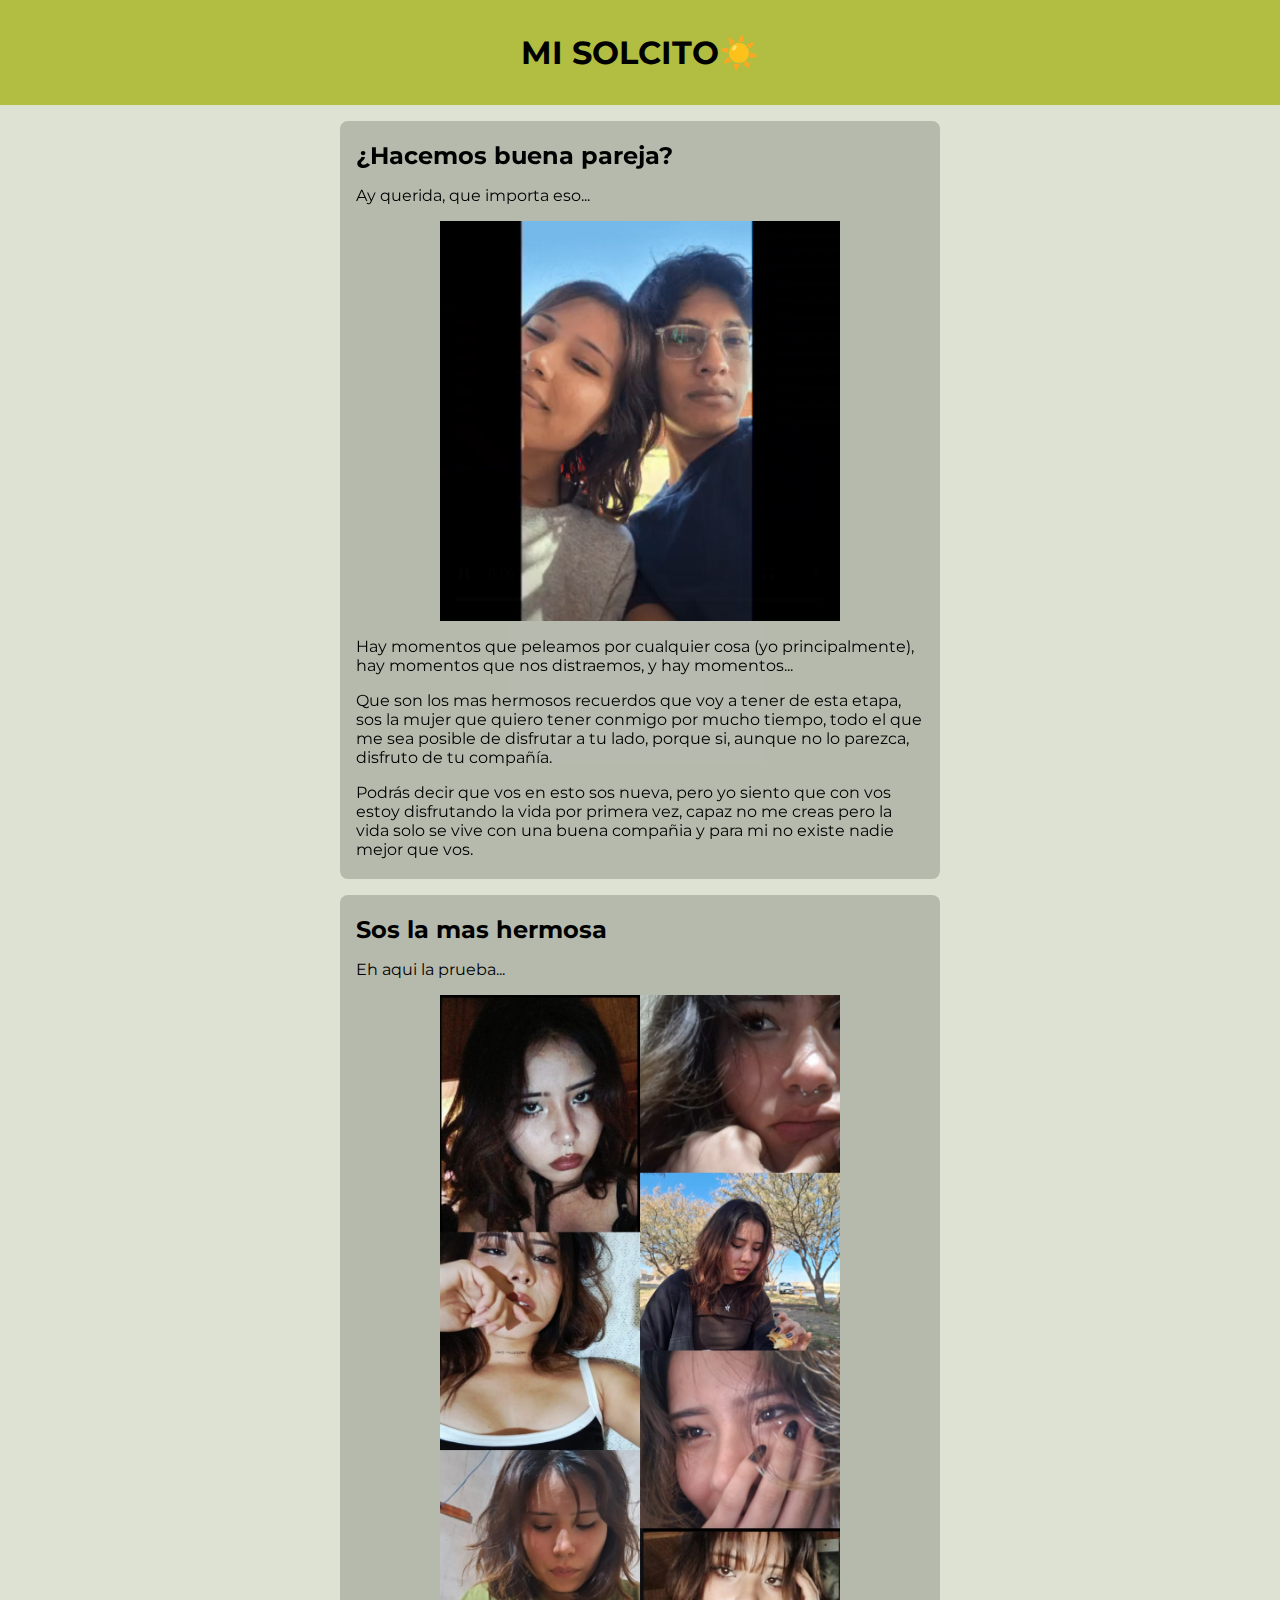
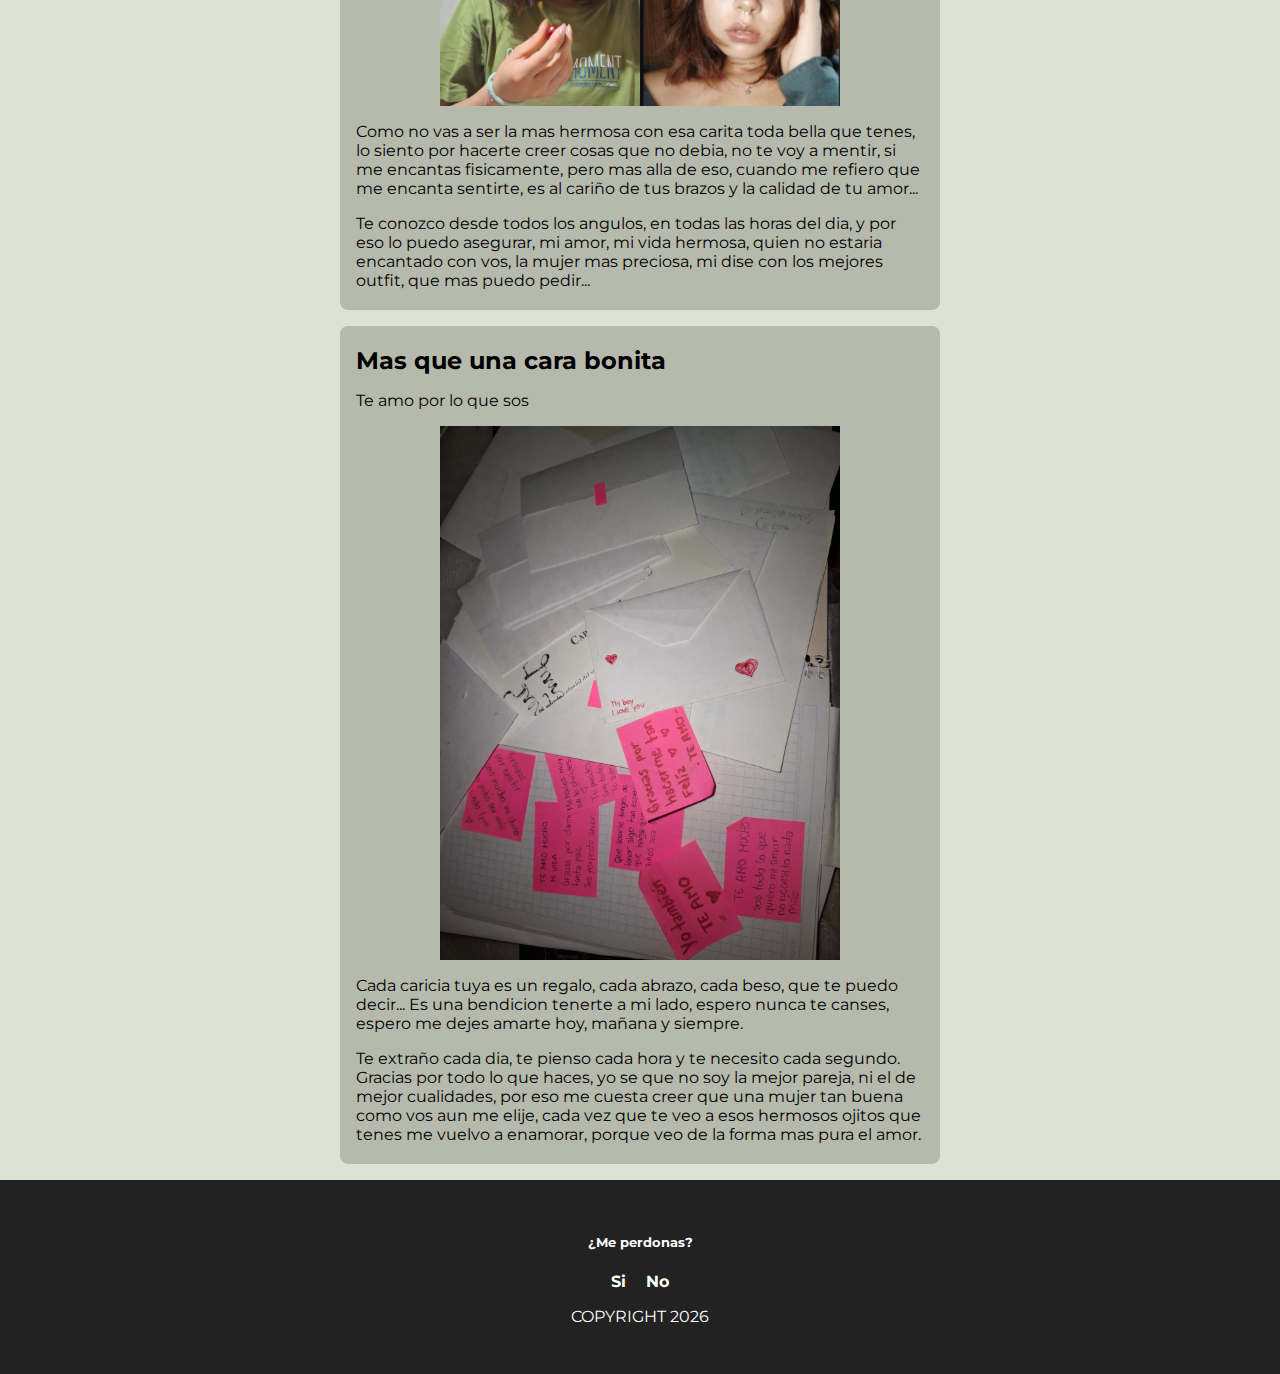
<file: index.html>
<!DOCTYPE html>
<html lang="en">
<head>
    <title>MiFlaca♥️</title>
    <link rel="preconnect" href="https://fonts.googleapis.com">
    <link rel="preconnect" href="https://fonts.gstatic.com" crossorigin>
    <link href="https://fonts.googleapis.com/css2?family=Montserrat:ital,wght@0,100..900;1,100..900&display=swap" rel="stylesheet">
    <link rel="stylesheet" href="style.css">
    <style>
        .corazon-global {
            position: fixed;
            pointer-events: none;
            font-size: 30px;
            z-index: 9999;
            animation: volarPantalla 1.5s ease-out forwards;
        }
        @keyframes volarPantalla {
            0% { transform: translateY(0) scale(1); opacity: 1; }
            100% { transform: translateY(-200px) opacity: 0; }
        }
    </style>
</head>    
<body>
    <header>
        <h1 id="Titulo">MI SOLCITO☀️</h1>
    </header>
    <Section class="container">
<article class="post" onclick="lanzarCorazonesGlobal(event)"> 
    <h2>¿Hacemos buena pareja?</h2>
    <p>Ay querida, que importa eso...</p>
    <video width="400" autoplay muted loop controls style="display: block; margin: 0 auto;">
        <source src="img/WhatsApp Video 2026-01-30 at 20.42.23.mp4" type="video/mp4">
    </video>
    <p>Hay momentos que peleamos por cualquier cosa (yo principalmente), hay momentos que nos distraemos, y hay momentos... </p>
    <p>Que son los mas hermosos recuerdos que voy a tener de esta etapa, sos la mujer que quiero tener conmigo por mucho tiempo, todo el que me sea posible de disfrutar a tu lado, porque si, aunque no lo parezca, disfruto de tu compañía. 
    </p>
    <p>Podrás decir que vos en esto sos nueva, pero yo siento que con vos estoy disfrutando la vida por primera vez, capaz no me creas pero la vida solo se vive con una buena compañia y para mi no existe nadie mejor que vos.
    </p>
</article>
<script src="archivo.js"></script>

<article class="post" onclick="lanzarCorazonesGlobal(event)">
    <h2>Sos la mas hermosa</h2>
    <p>Eh aqui la prueba...</p>
    <img width="400" src="img/WhatsApp Image 2026-01-30 at 21.02.19.jpeg" style="display: block; margin: 0 auto;">
    <p>Como no vas a ser la mas hermosa con esa carita toda bella que tenes, lo siento por hacerte 
    creer cosas que no debia, no te voy a mentir, si me encantas fisicamente, pero mas alla de eso, cuando
    me refiero que me encanta sentirte, es al cariño de tus brazos y la calidad de tu amor...</p>
    <p> Te conozco desde todos los angulos, en todas las horas del dia, y por eso lo puedo asegurar, mi amor, mi vida hermosa, quien no estaria
        encantado con vos, la mujer mas preciosa, mi dise con los mejores outfit, que mas puedo pedir...
    </p>
</article>

<script src="archivo.js"></script>
<article class="post" onclick="lanzarCorazonesGlobal(event)">
    <h2>Mas que una cara bonita</h2>
    <p>Te amo por lo que sos</p>
    <img src="img/WhatsApp Image 2026-01-30 at 21.16.12.jpeg" width="400" style="display: block; margin: 0 auto;"/>
    <p>Cada caricia tuya es un regalo, cada abrazo, cada beso, que te puedo decir... Es una bendicion tenerte a mi lado, espero nunca te canses, espero
        me dejes amarte hoy, mañana y siempre. 
    </p>
    <p>Te extraño cada dia, te pienso cada hora y te necesito cada segundo. Gracias por todo lo que haces, yo se que 
        no soy la mejor pareja, ni el de mejor cualidades, por eso me cuesta creer que una mujer tan buena como vos aun me elije, 
        cada vez que te veo a esos hermosos ojitos que tenes me vuelvo a enamorar, porque veo de la forma mas pura el amor.
    </p>
</article>

<script src="archivo.js"></script>

    </section> <footer>
        <h5 type="font-size:100%">¿Me perdonas?</h5>
        <section style="display: flex; justify-content: center; gap: 20px; width: 100%;">
            <a href="indexg.html" style="text-decoration: none; font-weight: bold;"> Si</a>
            <a href="index2.html" style="text-decoration: none; font-weight: bold;"> No </a>
        </section>
        <p>COPYRIGHT 2026</p>
    </footer>
</body>
</html>
</file>
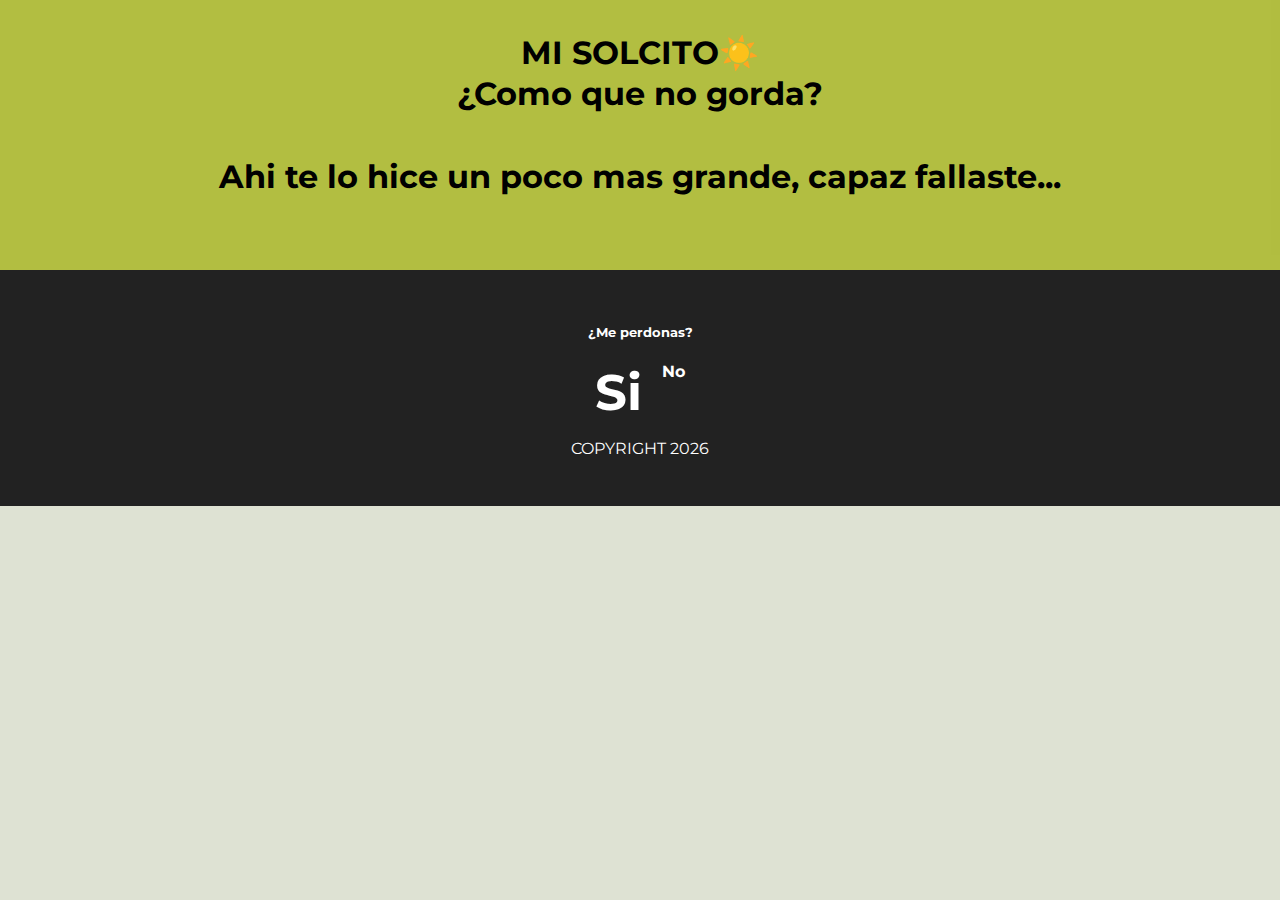
<file: index2.html>
<!DOCTYPE html>
<html lang="en">
<head>
    <title>MiFlaca♥️</title>
    <link rel="preconnect" href="https://fonts.googleapis.com">
    <link rel="preconnect" href="https://fonts.gstatic.com" crossorigin>
    <link href="https://fonts.googleapis.com/css2?family=Montserrat:ital,wght@0,100..900;1,100..900&display=swap" rel="stylesheet">
    <link rel="stylesheet" href="style.css">
    <style>
        .corazon-global {
            position: fixed;
            pointer-events: none;
            font-size: 30px;
            z-index: 9999;
            animation: volarPantalla 1.5s ease-out forwards;
        }
        @keyframes volarPantalla {
            0% { transform: translateY(0) scale(1); opacity: 1; }
            100% { transform: translateY(-200px) opacity: 0; }
        }
    </style>
</head>    
<body>
    <header>
        <h1 id="Titulo">MI SOLCITO☀️</h1>
        <h2>¿Como que no gorda?</h2>
        <h4>Ahi te lo hice un poco mas grande, capaz fallaste...</h4>
    </header>

 
    </section> <footer>
        <h5 type="font-size:100%">¿Me perdonas?</h5>
        <section style="display: flex; justify-content: center; gap: 20px; width: 100%;">
            <a href="indexg.html" style="text-decoration: none; font-weight: bold; font-size: 50px;"> Si</a>
            <a href="index3.html" style="text-decoration: none; font-weight: bold;"> No </a>
        </section>
        <p>COPYRIGHT 2026</p>
    </footer>
</body>
</html>
</file>
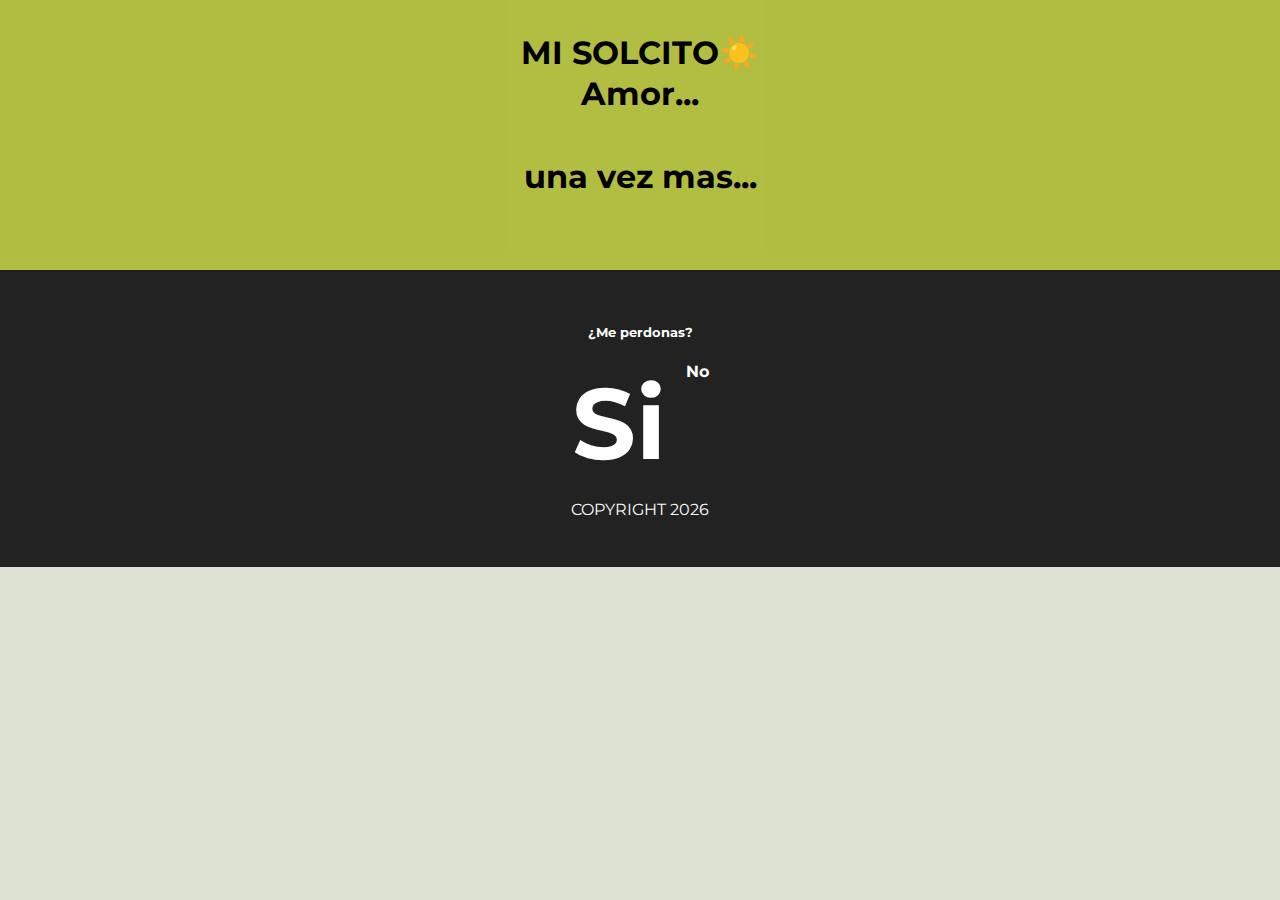
<file: index3.html>
<!DOCTYPE html>
<html lang="en">
<head>
    <title>MiFlaca♥️</title>
    <link rel="preconnect" href="https://fonts.googleapis.com">
    <link rel="preconnect" href="https://fonts.gstatic.com" crossorigin>
    <link href="https://fonts.googleapis.com/css2?family=Montserrat:ital,wght@0,100..900;1,100..900&display=swap" rel="stylesheet">
    <link rel="stylesheet" href="style.css">
    <style>
        .corazon-global {
            position: fixed;
            pointer-events: none;
            font-size: 30px;
            z-index: 9999;
            animation: volarPantalla 1.5s ease-out forwards;
        }
        @keyframes volarPantalla {
            0% { transform: translateY(0) scale(1); opacity: 1; }
            100% { transform: translateY(-200px) opacity: 0; }
        }
    </style>
</head>    
<body>
    <header>
        <h1 id="Titulo">MI SOLCITO☀️</h1>
        <h2>Amor...</h2>
        <h4>una vez mas...</h4>
    </header>

    <Section class="container">
<script src="archivo.js"></script>
    </section> <footer>
        <h5 type="font-size:100%">¿Me perdonas?</h5>
        <section style="display: flex; justify-content: center; gap: 20px; width: 100%;">
            <a href="indexg.html" style="text-decoration: none; font-weight: bold;  font-size: 100px"> Si</a>
            <a href="index4.html" style="text-decoration: none; font-weight: bold;"> No </a>
        </section>
        <p>COPYRIGHT 2026</p>
    </footer>
</body>
</html>
</file>
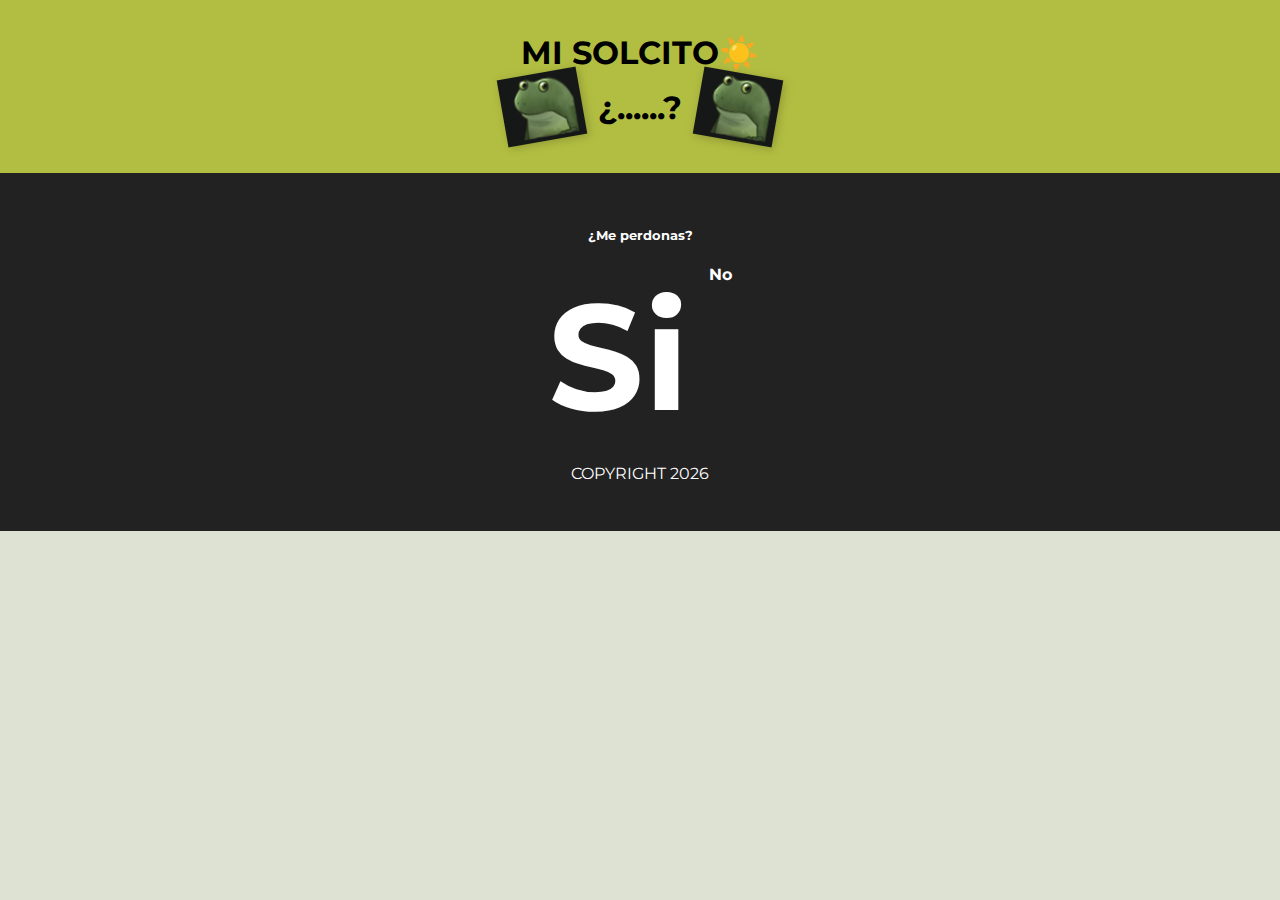
<file: index4.html>
<!DOCTYPE html>
<html lang="en">
<head>
    <title>MiFlaca♥️</title>
    <link rel="preconnect" href="https://fonts.googleapis.com">
    <link rel="preconnect" href="https://fonts.gstatic.com" crossorigin>
    <link href="https://fonts.googleapis.com/css2?family=Montserrat:ital,wght@0,100..900;1,100..900&display=swap" rel="stylesheet">
    <link rel="stylesheet" href="style.css">
    <style>
        .corazon-global {
            position: fixed;
            pointer-events: none;
            font-size: 30px;
            z-index: 9999;
            animation: volarPantalla 1.5s ease-out forwards;
        }
        @keyframes volarPantalla {
            0% { transform: translateY(0) scale(1); opacity: 1; }
            100% { transform: translateY(-200px) opacity: 0; }
        }
    </style>
</head>    
<body>
    
    <header style="text-align: center;">
    <h1 id="Titulo">MI SOLCITO☀️</h1>
    
    <div style="display: flex; align-items: center; justify-content: center; gap: 15px;">
        <img src="img/Captura de pantalla 2026-01-31 002423.png" 
             alt="Sticker" 
             style="width: 80px; 
                    height: auto; 
                    transform: rotate(-10deg); 
                    filter: drop-shadow(2px 2px 5px rgba(0,0,0,0.2));">
        <h2>¿......?</h2>
        
        <img src="img/Captura de pantalla 2026-01-31 002423.png" 
             alt="Sticker" 
             style="width: 80px; 
                    height: auto; 
                    transform: rotate(10deg); 
                    filter: drop-shadow(2px 2px 5px rgba(0,0,0,0.2));">
    </div>
    </header>
    <Section class="container">
<script src="archivo.js"></script>
    </section> <footer>
        <h5 type="font-size:100%">¿Me perdonas?</h5>
        <section style="display: flex; justify-content: center; gap: 20px; width: 100%;">
            <a href="indexg.html" style="text-decoration: none; font-weight: bold;  font-size: 150px"> Si</a>
            <a href="index5.html" style="text-decoration: none; font-weight: bold;"> No </a>
        </section>
        <p>COPYRIGHT 2026</p>
    </footer>
</body>
</html>
</file>
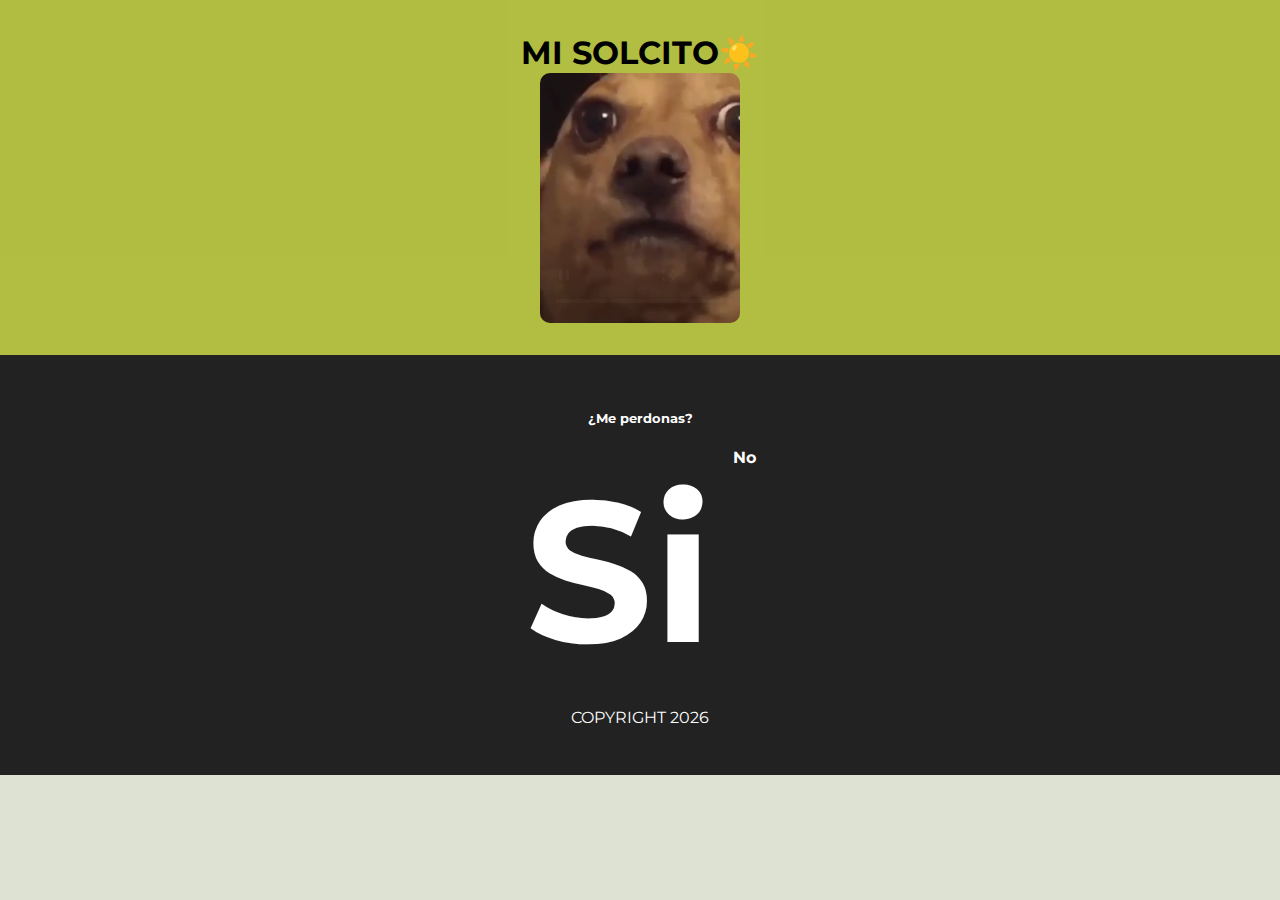
<file: index5.html>
<!DOCTYPE html>
<html lang="en">
<head>
    <title>MiFlaca♥️</title>
    <link rel="preconnect" href="https://fonts.googleapis.com">
    <link rel="preconnect" href="https://fonts.gstatic.com" crossorigin>
    <link href="https://fonts.googleapis.com/css2?family=Montserrat:ital,wght@0,100..900;1,100..900&display=swap" rel="stylesheet">
    <link rel="stylesheet" href="style.css">
    <style>
        .corazon-global {
            position: fixed;
            pointer-events: none;
            font-size: 30px;
            z-index: 9999;
            animation: volarPantalla 1.5s ease-out forwards;
        }
        @keyframes volarPantalla {
            0% { transform: translateY(0) scale(1); opacity: 1; }
            100% { transform: translateY(-200px) opacity: 0; }
        }
    </style>
</head>    
<body>
    <header>
        <h1 id="Titulo">MI SOLCITO☀️</h1>
            
    <div style="display: flex; align-items: center; justify-content: center; gap: 15px;">
        
        <video width="200" autoplay muted loop controls style="display: block; margin: 0 auto; border-radius: 10px;">
        <source src="img/WhatsApp Video 2026-01-31 at 00.50.36.mp4" type="video/mp4">
    </video>
    </div>
    </header>
    <Section class="container">
<script src="archivo.js"></script>
    </section> <footer>
        <h5 type="font-size:100%">¿Me perdonas?</h5>
        <section style="display: flex; justify-content: center; gap: 20px; width: 100%;">
            <a href="indexg.html" style="text-decoration: none; font-weight: bold;  font-size: 200px"> Si</a>
            <a href="index6.html" style="text-decoration: none; font-weight: bold;"> No </a>
        </section>
        <p>COPYRIGHT 2026</p>
    </footer>
</body>
</html>
</file>
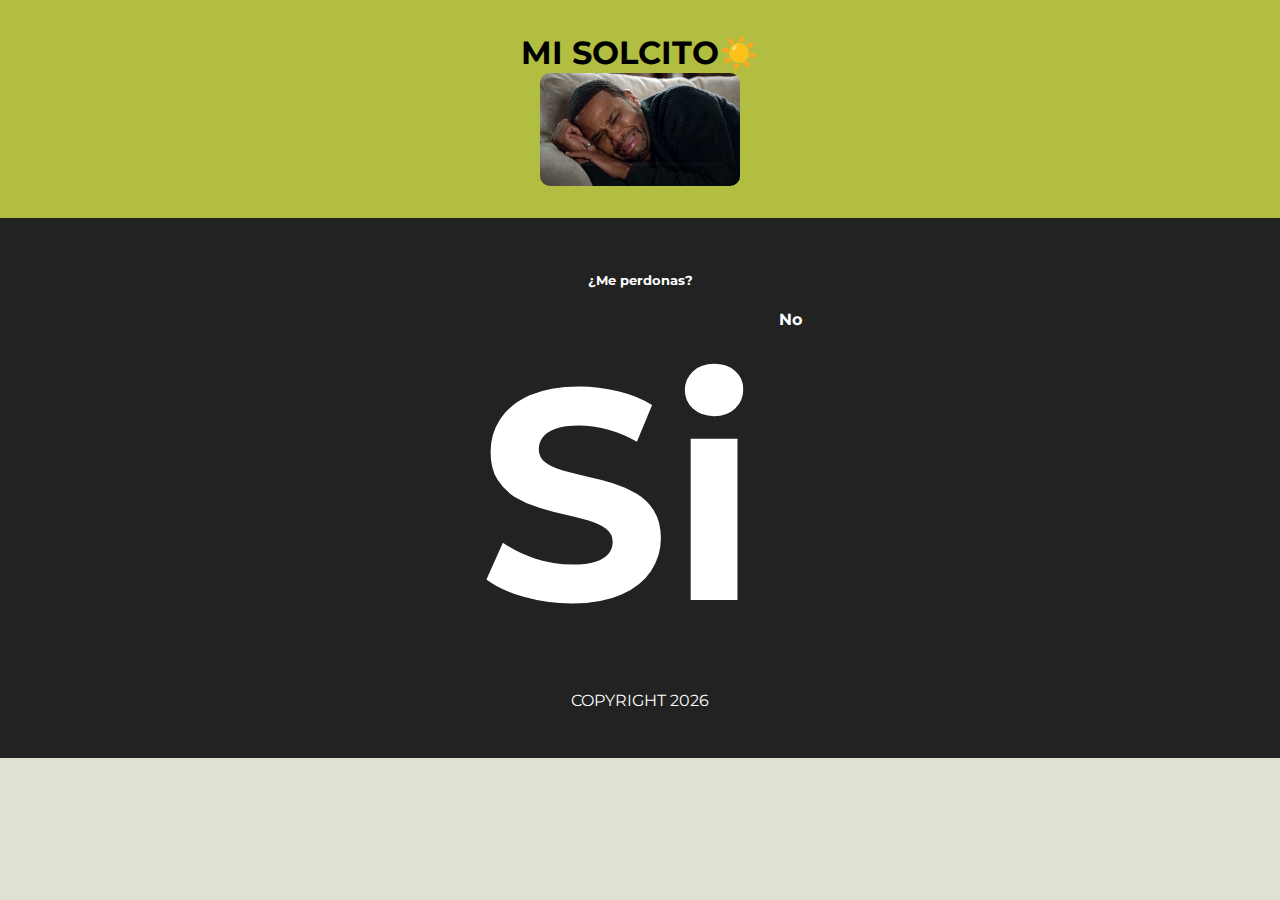
<file: index6.html>
<!DOCTYPE html>
<html lang="en">
<head>
    <title>MiFlaca♥️</title>
    <link rel="preconnect" href="https://fonts.googleapis.com">
    <link rel="preconnect" href="https://fonts.gstatic.com" crossorigin>
    <link href="https://fonts.googleapis.com/css2?family=Montserrat:ital,wght@0,100..900;1,100..900&display=swap" rel="stylesheet">
    <link rel="stylesheet" href="style.css">
    <style>
        .corazon-global {
            position: fixed;
            pointer-events: none;
            font-size: 30px;
            z-index: 9999;
            animation: volarPantalla 1.5s ease-out forwards;
        }
        @keyframes volarPantalla {
            0% { transform: translateY(0) scale(1); opacity: 1; }
            100% { transform: translateY(-200px) opacity: 0; }
        }
    </style>
</head>    
<body>
    <header>
        <h1 id="Titulo">MI SOLCITO☀️</h1>
            <div style="display: flex; align-items: center; justify-content: center; gap: 15px;">
        
        <video width="200" autoplay muted loop controls style="display: block; margin: 0 auto; border-radius: 10px;">
        <source src="img/WhatsApp Video 2026-01-31 at 00.53.23.mp4" type="video/mp4">
    </video>
    </div>
    </header>
    <Section class="container">
<script src="archivo.js"></script>
    </section> <footer>
       <h5 type="font-size:100%">¿Me perdonas?</h5>
        <section style="display: flex; justify-content: center; gap: 20px; width: 100%;">
            <a href="indexg.html" style="text-decoration: none; font-weight: bold;  font-size: 300px"> Si</a>
            <a href="index7.html" style="text-decoration: none; font-weight: bold;"> No </a>
        </section>
        <p>COPYRIGHT 2026</p>
    </footer>
</body>
</html>
</file>
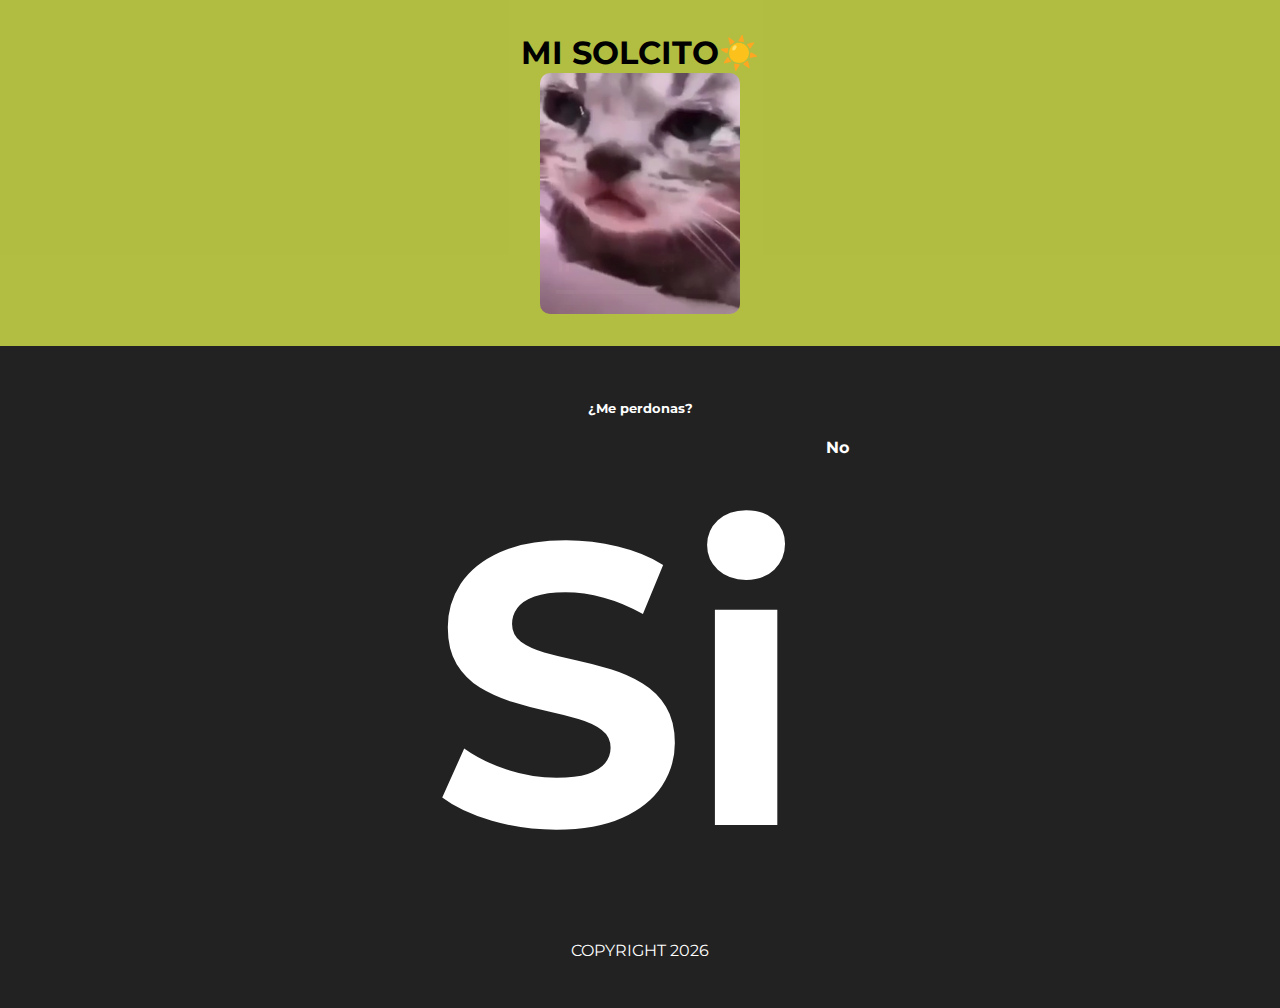
<file: index7.html>
<!DOCTYPE html>
<html lang="en">
<head>
    <title>MiFlaca♥️</title>
    <link rel="preconnect" href="https://fonts.googleapis.com">
    <link rel="preconnect" href="https://fonts.gstatic.com" crossorigin>
    <link href="https://fonts.googleapis.com/css2?family=Montserrat:ital,wght@0,100..900;1,100..900&display=swap" rel="stylesheet">
    <link rel="stylesheet" href="style.css">
    <style>
        .corazon-global {
            position: fixed;
            pointer-events: none;
            font-size: 30px;
            z-index: 9999;
            animation: volarPantalla 1.5s ease-out forwards;
        }
        @keyframes volarPantalla {
            0% { transform: translateY(0) scale(1); opacity: 1; }
            100% { transform: translateY(-200px) opacity: 0; }
        }
    </style>
</head>    
<body>
    <header>
        <h1 id="Titulo">MI SOLCITO☀️</h1>
            
    <div style="display: flex; align-items: center; justify-content: center; gap: 15px;">
        
        <video width="200" autoplay muted loop controls style="display: block; margin: 0 auto; border-radius: 10px;">
        <source src="img/WhatsApp Video 2026-01-31 at 01.02.11.mp4" type="video/mp4">
    </video>
    </div>
    </header>
    <Section class="container">
<script src="archivo.js"></script>
    </section> <footer>
       <h5 type="font-size:100%">¿Me perdonas?</h5>
        <section style="display: flex; justify-content: center; gap: 20px; width: 100%;">
            <a href="indexg.html" style="text-decoration: none; font-weight: bold;  font-size: 400px"> Si</a>
            <a href="index8.html" style="text-decoration: none; font-weight: bold;"> No </a>
        </section>
        <p>COPYRIGHT 2026</p>
    </footer>
</body>
</html>
</file>
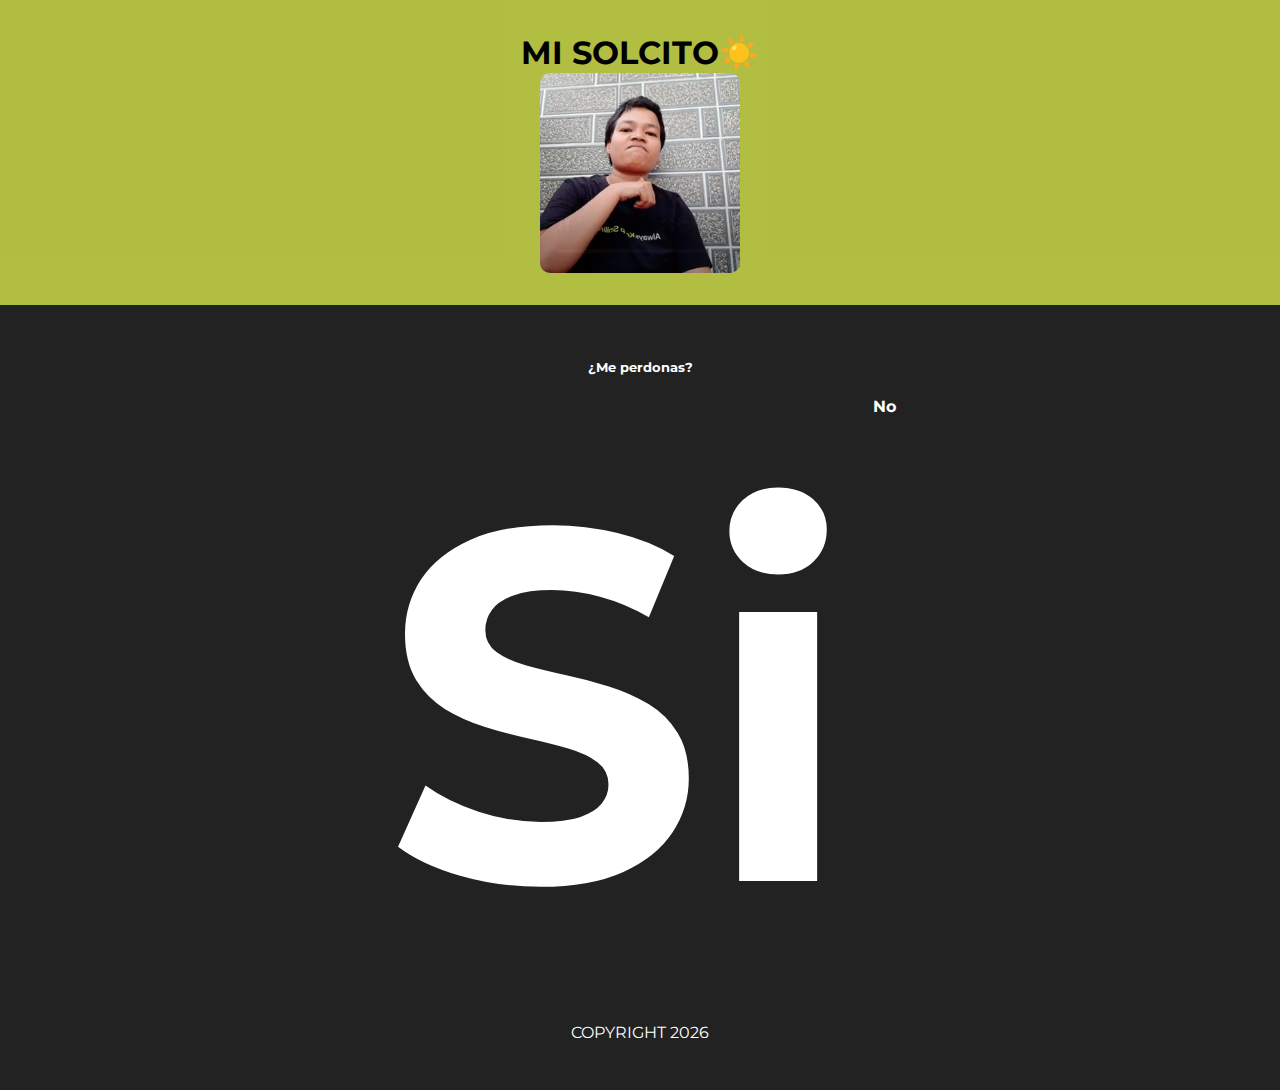
<file: index8.html>
<!DOCTYPE html>
<html lang="en">
<head>
    <title>MiFlaca♥️</title>
    <link rel="preconnect" href="https://fonts.googleapis.com">
    <link rel="preconnect" href="https://fonts.gstatic.com" crossorigin>
    <link href="https://fonts.googleapis.com/css2?family=Montserrat:ital,wght@0,100..900;1,100..900&display=swap" rel="stylesheet">
    <link rel="stylesheet" href="style.css">
    <style>
        .corazon-global {
            position: fixed;
            pointer-events: none;
            font-size: 30px;
            z-index: 9999;
            animation: volarPantalla 1.5s ease-out forwards;
        }
        @keyframes volarPantalla {
            0% { transform: translateY(0) scale(1); opacity: 1; }
            100% { transform: translateY(-200px) opacity: 0; }
        }
    </style>
</head>    
<body>
    <header>
        <h1 id="Titulo">MI SOLCITO☀️</h1>
            
    <div style="display: flex; align-items: center; justify-content: center; gap: 15px;">
        
        <video width="200" autoplay muted loop controls style="display: block; margin: 0 auto; border-radius: 10px;">
        <source src="img/WhatsApp Video 2026-01-31 at 01.02.23.mp4" type="video/mp4">
    </video>
    </div>
    </header>
    <Section class="container">
<script src="archivo.js"></script>
    </section> <footer>
        <h5 type="font-size:100%">¿Me perdonas?</h5>
        <section style="display: flex; justify-content: center; gap: 20px; width: 100%;">
            <a href="indexg.html" style="text-decoration: none; font-weight: bold;  font-size: 500px"> Si</a>
            <a href="index9.html" style="text-decoration: none; font-weight: bold;"> No </a>
        </section>
        <p>COPYRIGHT 2026</p>
    </footer>
</body>
</html>
</file>
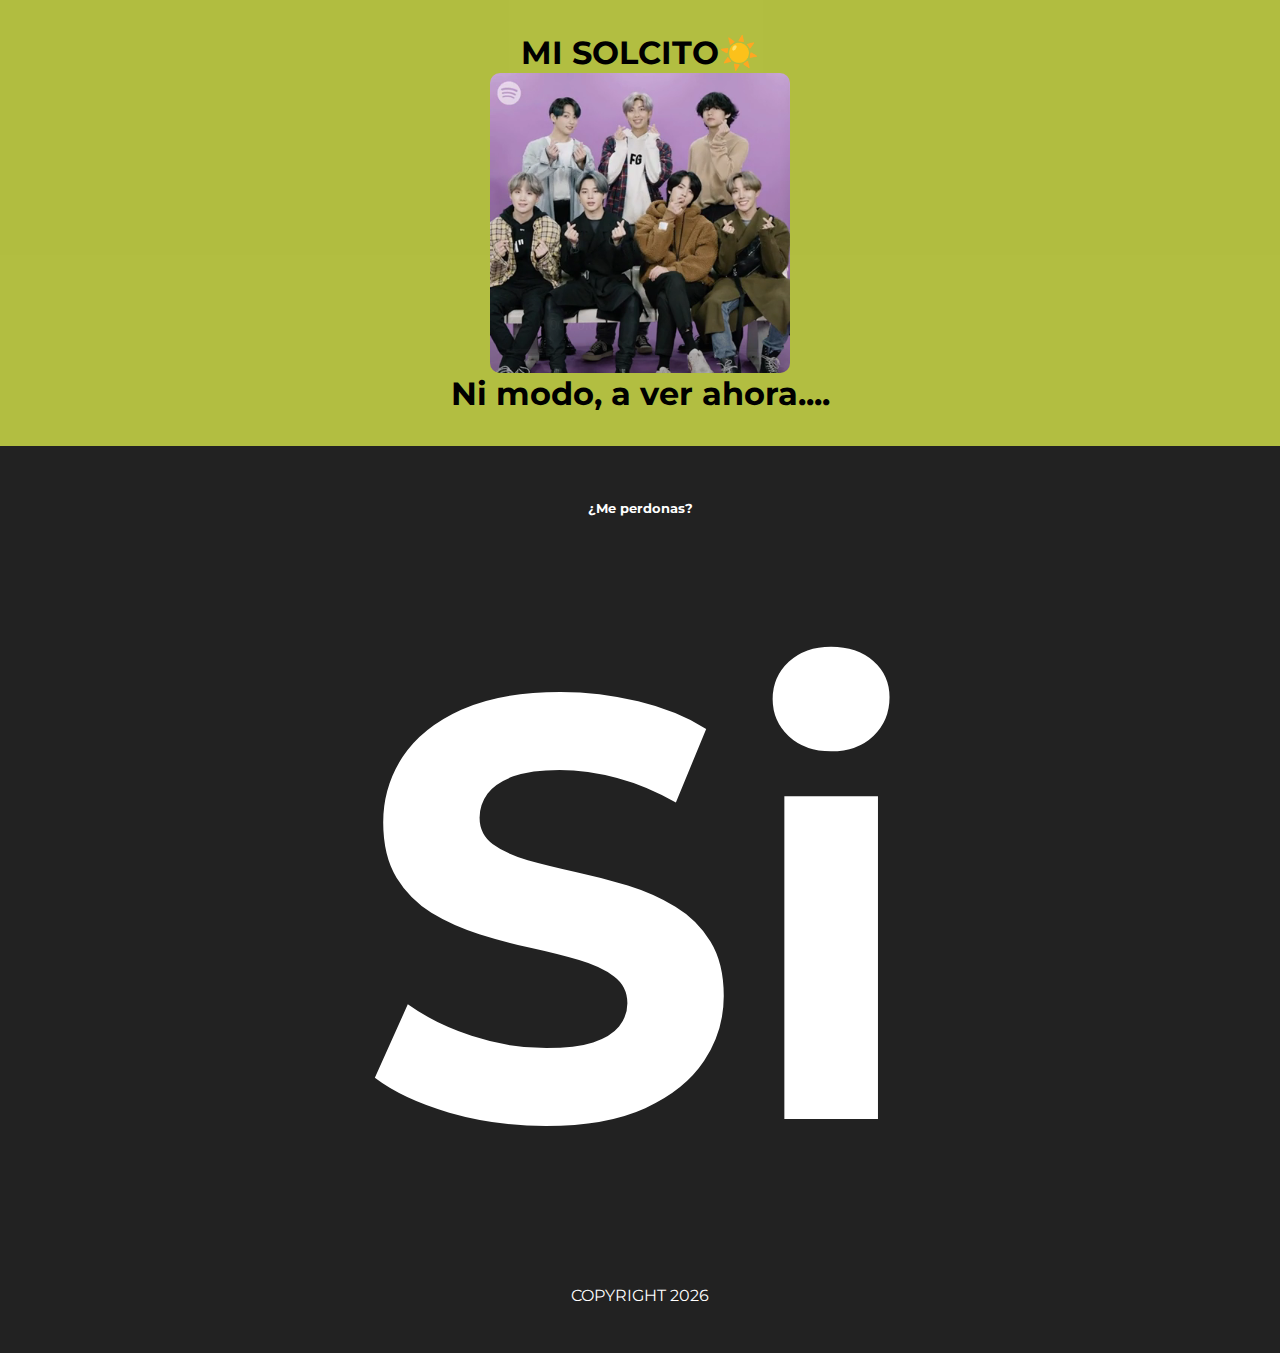
<file: index9.html>
<!DOCTYPE html>
<html lang="en">
<head>
    <title>MiFlaca♥️</title>
    <link rel="preconnect" href="https://fonts.googleapis.com">
    <link rel="preconnect" href="https://fonts.gstatic.com" crossorigin>
    <link href="https://fonts.googleapis.com/css2?family=Montserrat:ital,wght@0,100..900;1,100..900&display=swap" rel="stylesheet">
    <link rel="stylesheet" href="style.css">
    <style>
        .corazon-global {
            position: fixed;
            pointer-events: none;
            font-size: 30px;
            z-index: 9999;
            animation: volarPantalla 1.5s ease-out forwards;
        }
        @keyframes volarPantalla {
            0% { transform: translateY(0) scale(1); opacity: 1; }
            100% { transform: translateY(-200px) opacity: 0; }
        }
    </style>
</head>    
<body>
    <header>
        <h1 id="Titulo">MI SOLCITO☀️</h1>
            
    <div style="display: flex; align-items: center; justify-content: center; gap: 15px;">
        
        <video width="300" autoplay muted loop controls style="display: block; margin: 0 auto; border-radius: 10px;">
        <source src="img/WhatsApp Video 2026-01-31 at 01.12.06.mp4" type="video/mp4">
    </video>
    </div>
    <h2>
        Ni modo, a ver ahora....
    </h2>
    </header>
    <Section class="container">
<script src="archivo.js"></script>
    </section> <footer>
       <h5 type="font-size:100%">¿Me perdonas?</h5>
        <section style="display: flex; justify-content: center; gap: 20px; width: 100%;">
            <a href="indexg.html" style="text-decoration: none; font-weight: bold;  font-size: 600px"> Si</a>
        </section>
        <p>COPYRIGHT 2026</p>
    </footer>
</body>
</html>
</file>
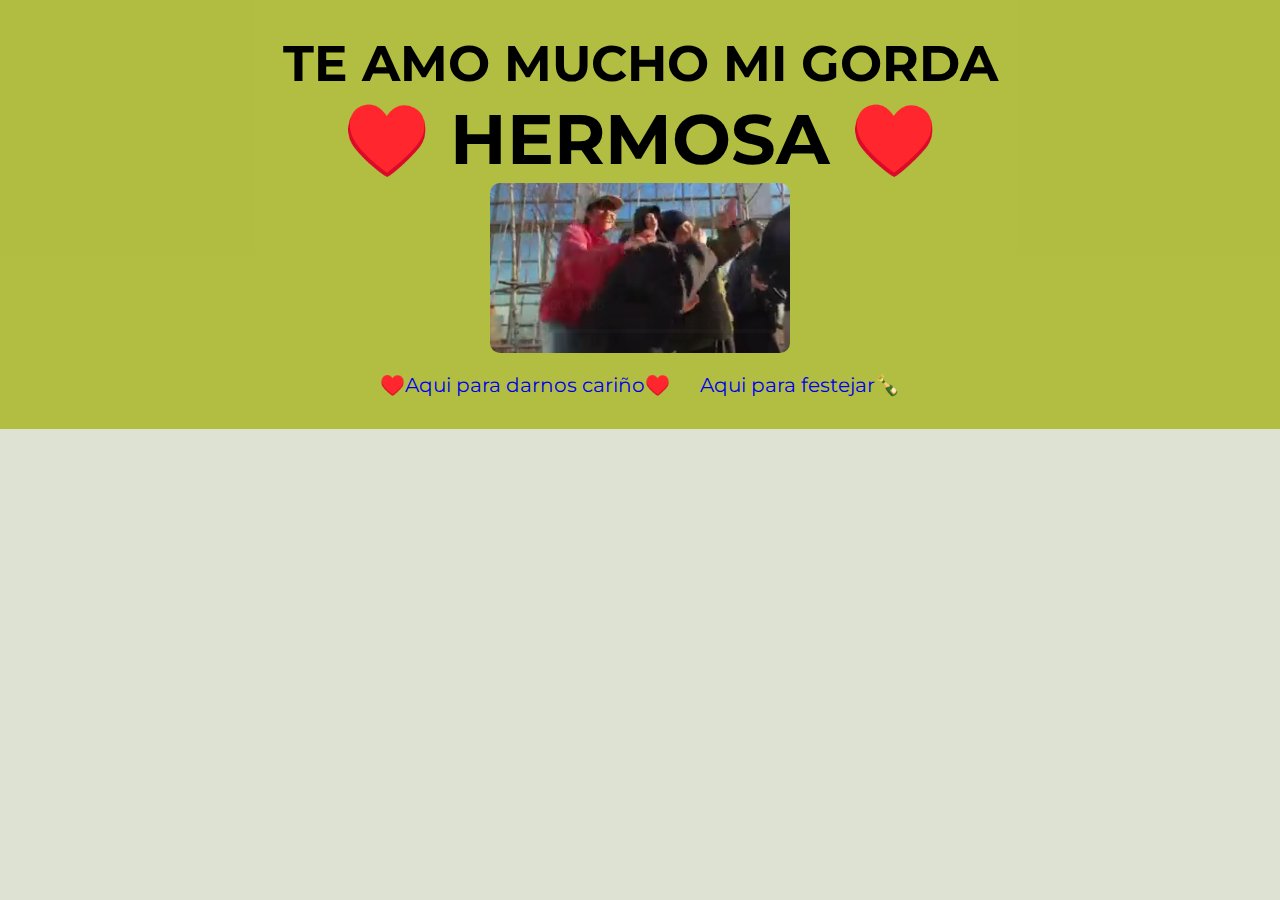
<file: indexg.html>
<!DOCTYPE html>
<html lang="en">
<head>
    <title>MiFlaca♥️</title>
    <link rel="preconnect" href="https://fonts.googleapis.com">
    <link rel="preconnect" href="https://fonts.gstatic.com" crossorigin>
    <link href="https://fonts.googleapis.com/css2?family=Montserrat:ital,wght@0,100..900;1,100..900&display=swap" rel="stylesheet">
    <link rel="stylesheet" href="style.css">
    <style>
        .corazon-global {
            position: fixed;
            pointer-events: none;
            font-size: 30px;
            z-index: 9999;
            animation: volarPantalla 1.5s ease-out forwards;
        }
        @keyframes volarPantalla {
            0% { transform: translateY(0) scale(1); opacity: 1; }
            100% { transform: translateY(-200px) opacity: 0; }
        }
    </style>
<body>
    <header style="text-align: center;">
        <h1 id="Titulo" style="font-size: 50px;">TE AMO MUCHO MI GORDA</h1>
        <h1 style="font-size: 70px;">♥️ HERMOSA ♥️</h1>
            
        <div style="display: flex; align-items: center; justify-content: center; gap: 15px;">
            <video width="300" autoplay muted loop controls style="border-radius: 10px;">
                <source src="img/WhatsApp Video 2026-01-31 at 01.32.58.mp4" type="video/mp4">
            </video>
        </div>
     <div style="display: flex; justify-content: center; gap: 30px; margin-top: 20px;">
    
    <a href="https://wa.me/5492616392530" target="_blank" style="text-decoration: none; font-size: 20px;">♥️Aqui para darnos cariño♥️</a>

    <a href="javascript:void(0)" onclick="lanzarFestejo(event)" style="text-decoration: none; font-size: 20px;">Aqui para festejar🍾</a>

    </div>
    </header>

    <section class="container">
        <script src="archivo.js"></script>
    </section>
</body>
</html>
</file>
<file: style.css>
html {
    font-family: "Montserrat", sans-serif;
}

body {
    margin: 0;
    background-color: #dee2d3;
}

header {
    background-color: hwb(66 20% 27% / 0.918);
    color: rgb(0, 0, 0);
    padding: 2rem 2rem; /* Corregido de 2rer a 2rem */
}

header h1 {
    font-size: 2rem;
    padding: 1px;
    margin: 0;
    text-align:center;

}
header h2 {
    font-size: 2rem;
    padding: 1px;
    margin: 0;
    text-align:center;

}
header h4 {
font-size: 2rem;
padding: 00px;
text-align: center;
}

.container {
    width: 600px;
    margin: 0 auto;
}

/* Importante: He añadido .post para asegurar que coincida con tu HTML */
section article.post {
    position: relative; /* ¡VITAL para los corazones! */
    transition: box-shadow 0.3s ease;
    background-color: #0000002d;
    margin: 1rem 0;
    border-radius: 0.5rem;
    padding: 0.25rem 0;
    cursor: pointer;
    overflow: visible; /* Asegura que los corazones no se corten al salir */
}

.post img {
    display: block;
    margin: 0 auto;
}

section article:hover {
    box-shadow: 0 0.1rem 0.4rem rgba(0,0,0,0.3);
}

section article h2, section article p {
    margin: 1rem;
}

/* --- FOOTER Y ENLACES --- */
footer {
    background-color: #222;
    padding: 2rem;
    color: #fff;
    text-align: center; /* Centra el copyright */
    overflow: hidden;   /* Evita scrolls raros si el "Si" es gigante */
}

/* Selector específico para los enlaces del footer (Si y No) */
footer section a {
    color: white !important;
    text-decoration: none;
    font-weight: bold;
    display: inline-block; /* Permite que el tamaño y transformaciones funcionen */
    transition: transform 0.2s ease;
}

footer section a:hover {
    transform: scale(1.1);
    color: #25d366 !important; /* Color verde WhatsApp al pasar el mouse */
}

/* --- EFECTO DE EMOJIS (CORAZONES Y FESTEJO) --- */
.corazon-animado {
    position: absolute; 
    pointer-events: none;
    z-index: 99999;
    white-space: nowrap; /* Evita que el emoji se deforme */
    
    /* Esta animación es para los corazones normales de los posts */
    animation: flotarHaciaArriba 1.5s ease-out forwards;
}

@keyframes flotarHaciaArriba {
    0% {
        transform: translateY(0) scale(1);
        opacity: 1;
    }
    100% {
        transform: translateY(-200px) scale(1.5);
        opacity: 0;
    }
}

/* Ajuste para el video y stickers en el header */
header img, header video {
    max-width: 100%;
    height: auto;
}
</file>
